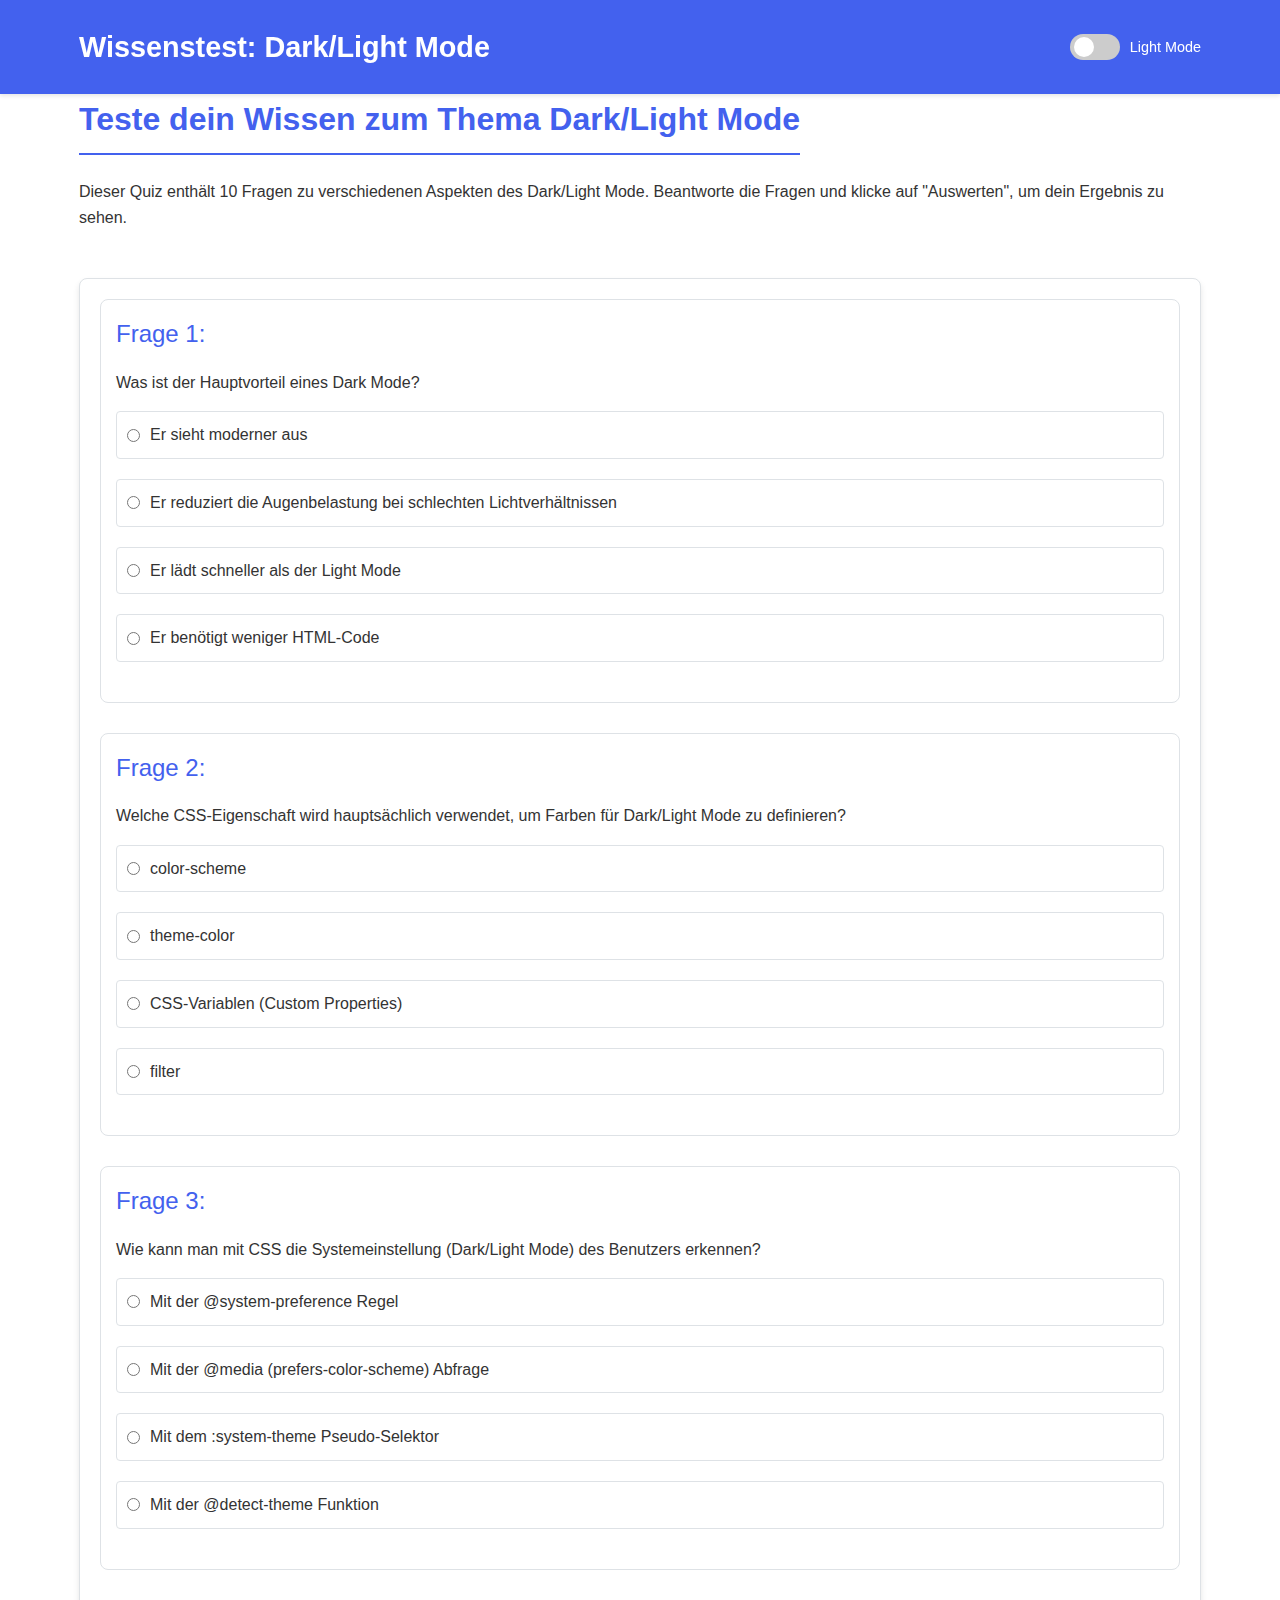
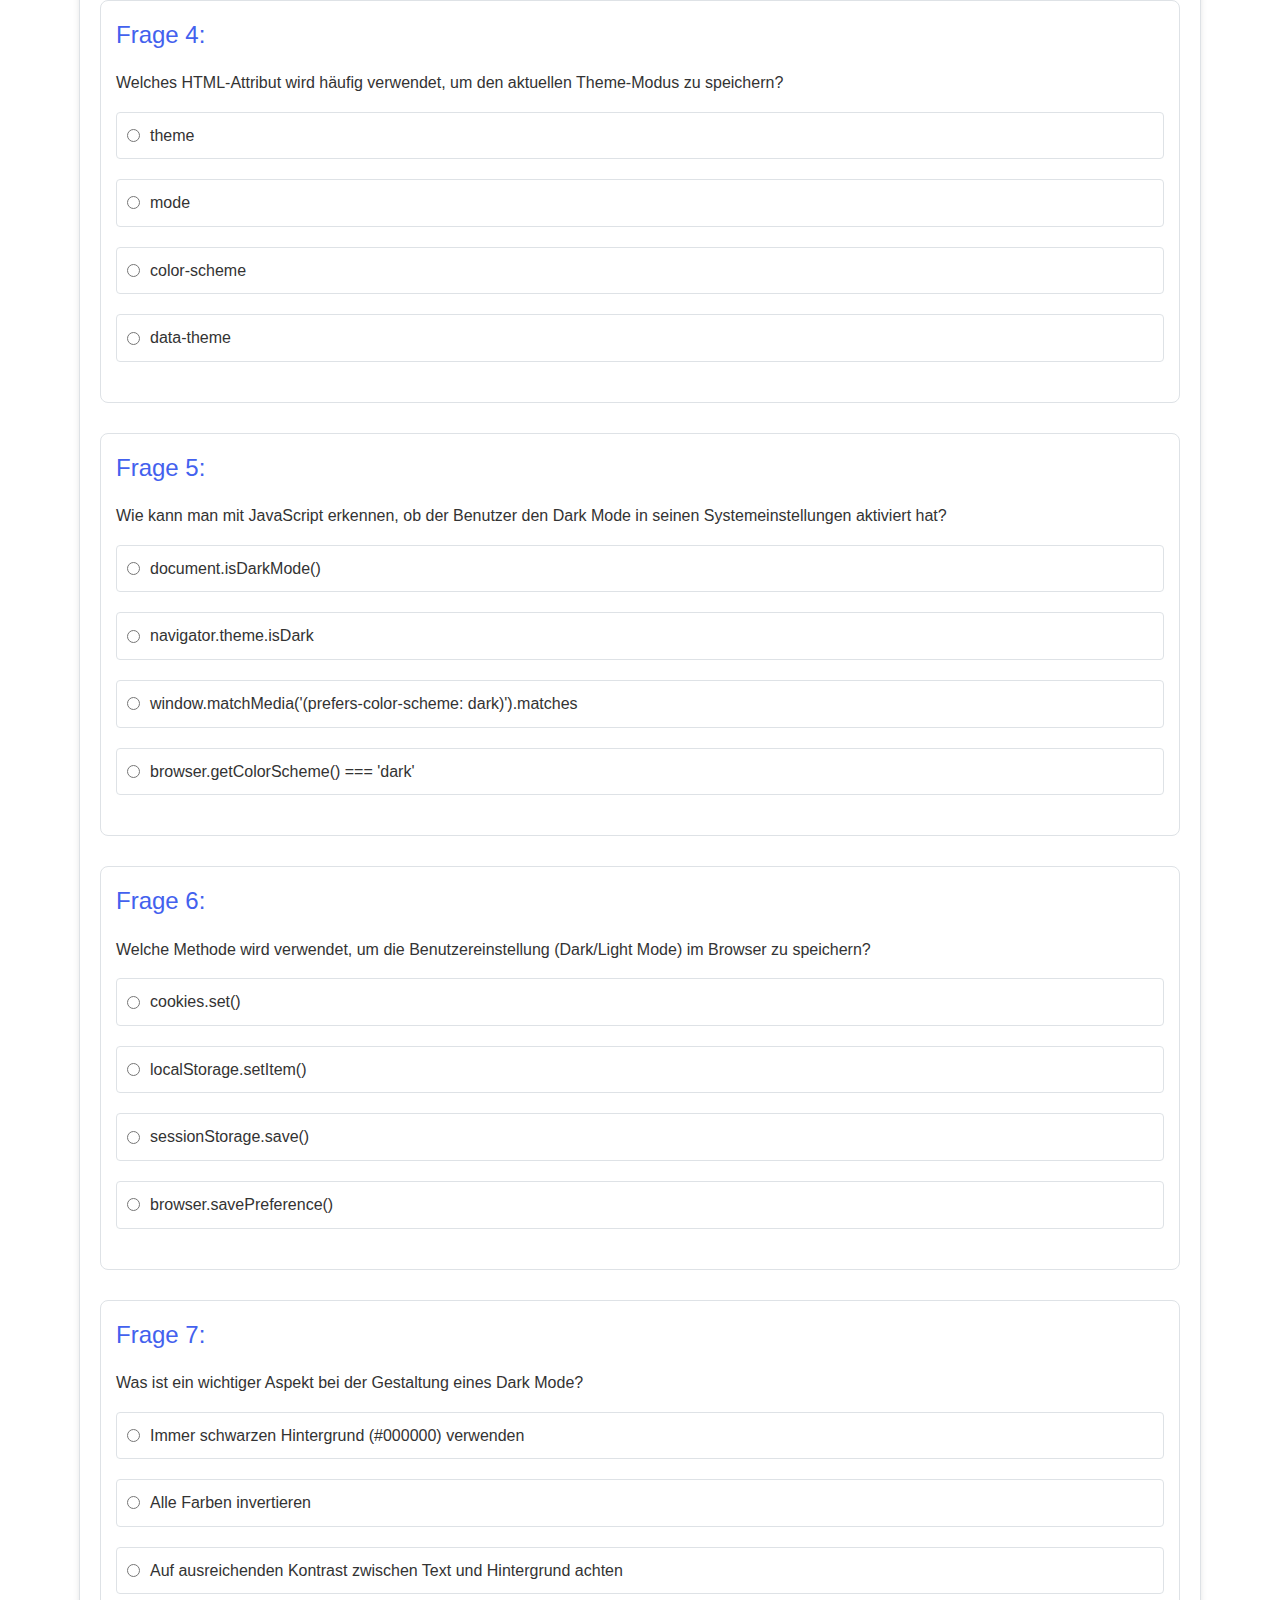
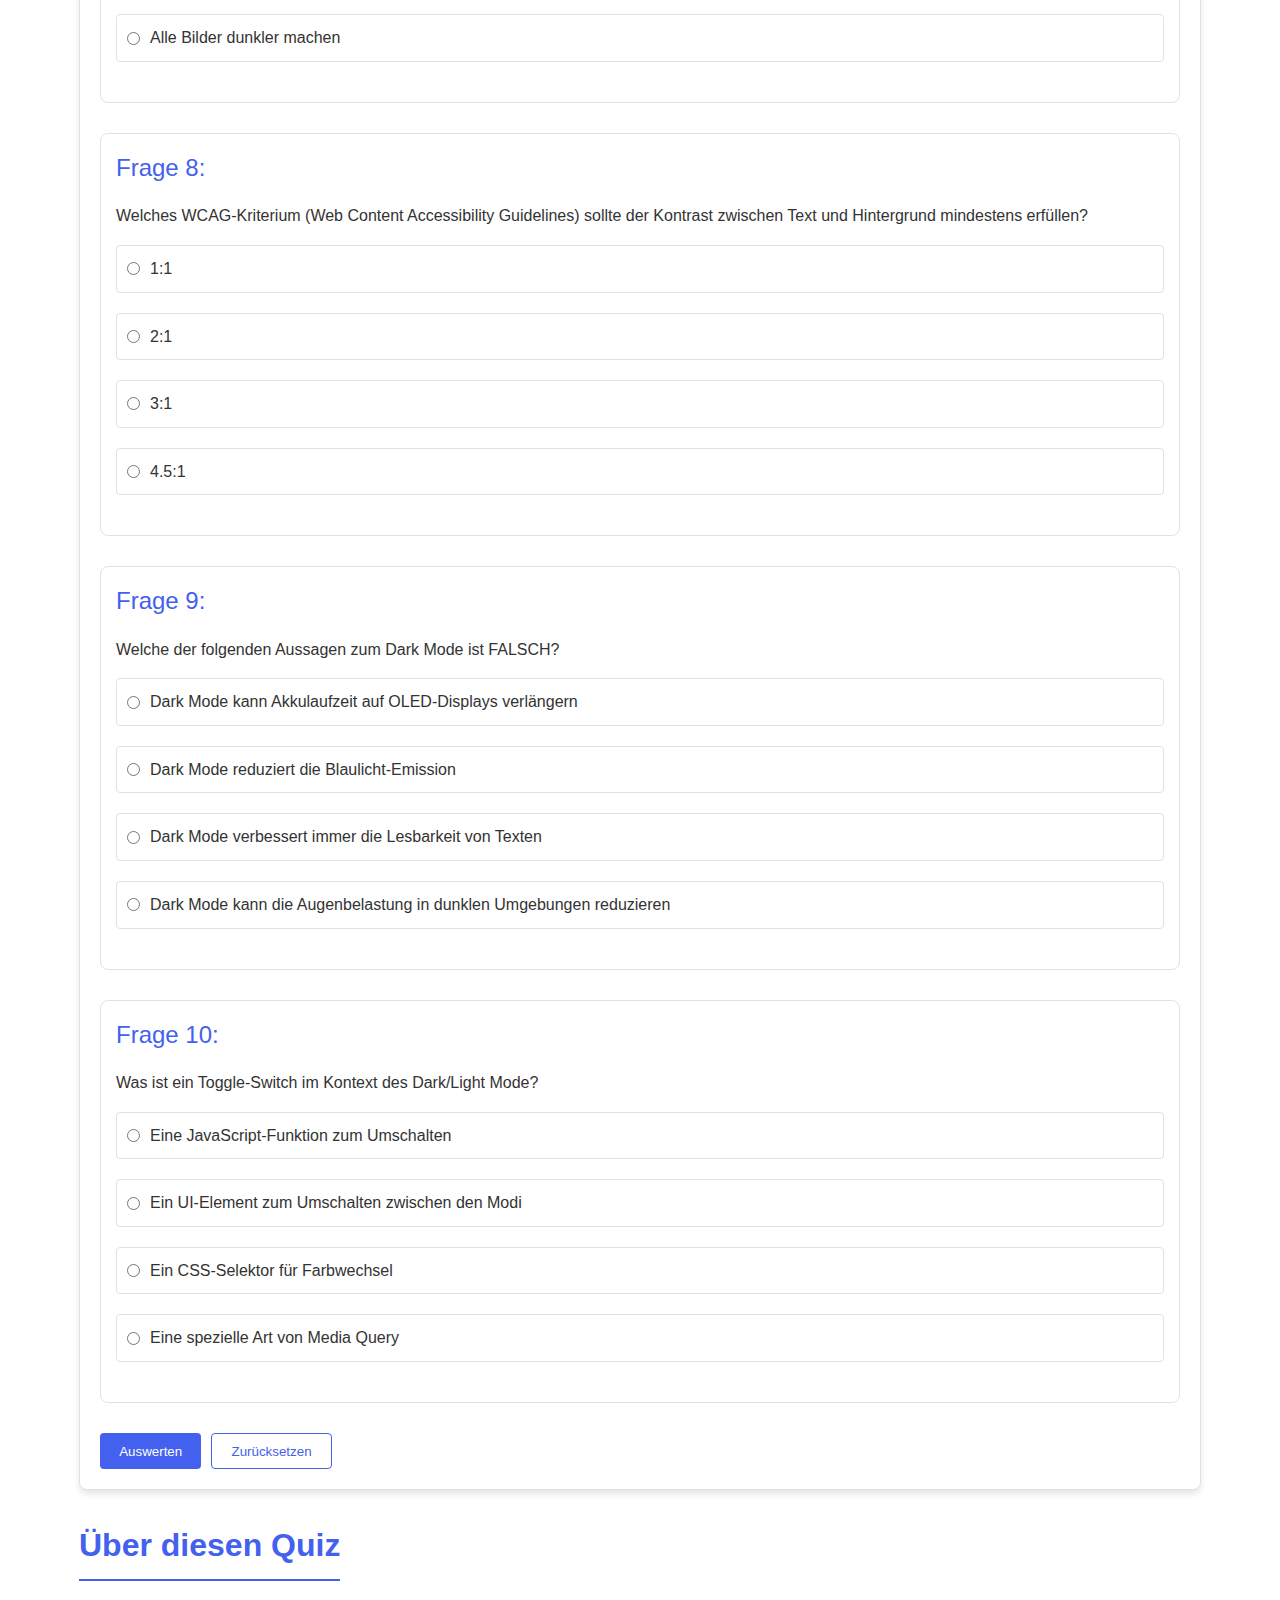
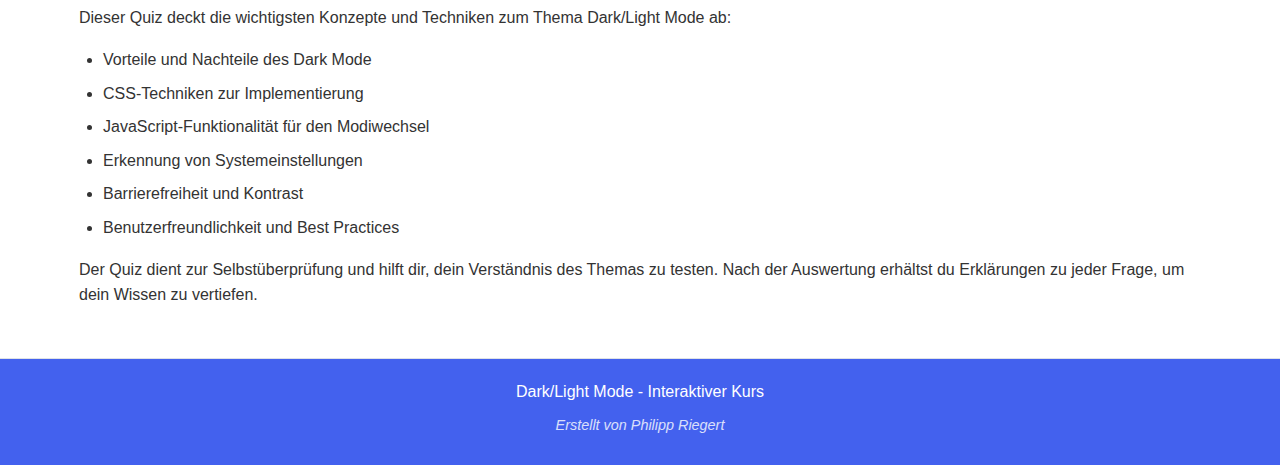
<file: quiz.html>
<!DOCTYPE html>
<html lang="de">
<head>
    <meta charset="UTF-8">
    <meta name="viewport" content="width=device-width, initial-scale=1.0">
    <title>Quiz - Dark/Light Mode</title>
    <link rel="stylesheet" href="css/styles.css">
    <link rel="stylesheet" href="css/syntax-highlighting.css">
    <style>
        .quiz-container {
            margin: 30px 0;
            padding: 20px;
            border: 1px solid var(--border-color);
            border-radius: 8px;
            background-color: var(--card-bg);
        }
        
        .quiz-question {
            margin-bottom: 30px;
            padding: 15px;
            border: 1px solid var(--border-color);
            border-radius: 8px;
            background-color: var(--background-color);
        }
        
        .quiz-question h3 {
            margin-top: 0;
            color: var(--primary-color);
        }
        
        .quiz-options {
            margin: 15px 0;
        }
        
        .quiz-option {
            margin-bottom: 10px;
        }
        
        .quiz-option label {
            margin-left: 10px;
            cursor: pointer;
        }
        
        .quiz-explanation {
            margin-top: 15px;
            padding: 10px;
            border-radius: 4px;
            background-color: var(--secondary-color);
        }
        
        .correct-answer {
            color: #28a745;
            font-weight: bold;
        }
        
        .incorrect-answer {
            color: #dc3545;
            font-weight: bold;
        }
        
        .unanswered-question {
            color: #ffc107;
            font-weight: bold;
        }
        
        .quiz-buttons {
            margin-top: 20px;
            display: flex;
            gap: 10px;
        }
        
        .quiz-result {
            margin-top: 30px;
            padding: 20px;
            border: 1px solid var(--border-color);
            border-radius: 8px;
            background-color: var(--secondary-color);
        }
        
        .quiz-score {
            font-size: 1.5em;
            font-weight: bold;
            margin: 10px 0;
        }
        
        .quiz-rating {
            font-weight: bold;
            margin: 10px 0;
        }
        
        .quiz-rating.excellent {
            color: #28a745;
        }
        
        .quiz-rating.good {
            color: #17a2b8;
        }
        
        .quiz-rating.average {
            color: #ffc107;
        }
        
        .quiz-rating.needs-improvement {
            color: #dc3545;
        }
        
        .quiz-question.correct {
            border-left: 5px solid #28a745;
        }
        
        .quiz-question.incorrect {
            border-left: 5px solid #dc3545;
        }
        
        .quiz-question.unanswered {
            border-left: 5px solid #ffc107;
        }
    </style>
</head>
<body data-theme="light">
    <header>
        <div class="container">
            <h1>Wissenstest: Dark/Light Mode</h1>
            <div class="theme-switch-wrapper">
                <label class="theme-switch" for="checkbox">
                    <input type="checkbox" id="checkbox" />
                    <span class="slider round"></span>
                </label>
                <span id="theme-label">Light Mode</span>
            </div>
        </div>
    </header>

    <main class="container">
        <section id="introduction">
            <h2>Teste dein Wissen zum Thema Dark/Light Mode</h2>
            <p>
                Dieser Quiz enthält 10 Fragen zu verschiedenen Aspekten des Dark/Light Mode.
                Beantworte die Fragen und klicke auf "Auswerten", um dein Ergebnis zu sehen.
            </p>
        </section>

        <section id="quiz-container" class="quiz-container">
            <div id="quiz-questions">
                <!-- Quiz-Fragen werden per JavaScript eingefügt -->
            </div>
            
            <div class="quiz-buttons">
                <button id="quiz-submit" class="preview-btn">Auswerten</button>
                <button id="quiz-reset" class="secondary-btn">Zurücksetzen</button>
            </div>
            
            <div id="quiz-result" class="quiz-result" style="display: none;">
                <!-- Ergebnis wird per JavaScript eingefügt -->
            </div>
        </section>

        <section id="quiz-info">
            <h2>Über diesen Quiz</h2>
            <p>
                Dieser Quiz deckt die wichtigsten Konzepte und Techniken zum Thema Dark/Light Mode ab:
            </p>
            <ul>
                <li>Vorteile und Nachteile des Dark Mode</li>
                <li>CSS-Techniken zur Implementierung</li>
                <li>JavaScript-Funktionalität für den Modiwechsel</li>
                <li>Erkennung von Systemeinstellungen</li>
                <li>Barrierefreiheit und Kontrast</li>
                <li>Benutzerfreundlichkeit und Best Practices</li>
            </ul>
            <p>
                Der Quiz dient zur Selbstüberprüfung und hilft dir, dein Verständnis des Themas zu testen.
                Nach der Auswertung erhältst du Erklärungen zu jeder Frage, um dein Wissen zu vertiefen.
            </p>
        </section>
    </main>

    <footer>
        <div class="container">
            <p>Dark/Light Mode - Interaktiver Kurs</p>
            <p class="attribution">Erstellt von Philipp Riegert</p>
        </div>
    </footer>

    <script src="js/script.js"></script>
    <script src="js/quiz.js"></script>
</body>
</html>
</file>
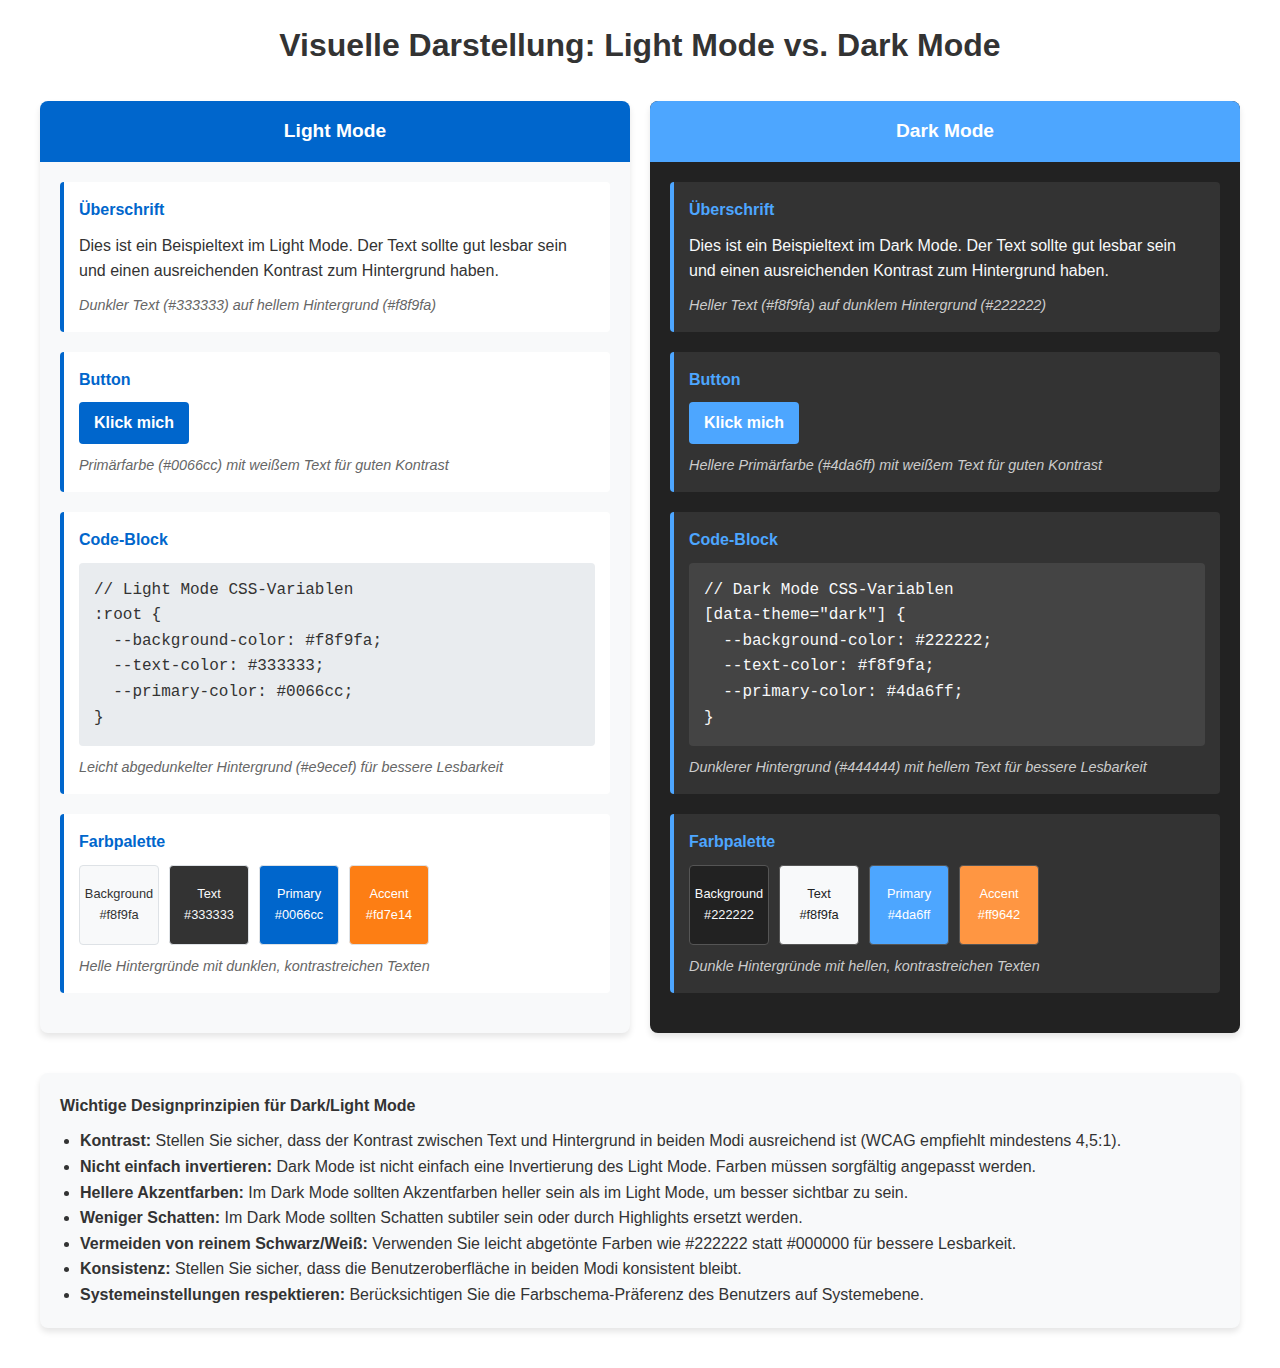
<file: visual_comparison.html>
<!DOCTYPE html>
<html lang="de">
<head>
    <meta charset="UTF-8">
    <meta name="viewport" content="width=device-width, initial-scale=1.0">
    <title>Dark/Light Mode Vergleich</title>
    <style>
        :root {
            --light-bg: #f8f9fa;
            --light-text: #333333;
            --light-primary: #0066cc;
            --light-secondary: #e9ecef;
            --light-accent: #fd7e14;
            --light-card: #ffffff;
            --light-border: #dee2e6;
            
            --dark-bg: #222222;
            --dark-text: #f8f9fa;
            --dark-primary: #4da6ff;
            --dark-secondary: #444444;
            --dark-accent: #ff9642;
            --dark-card: #333333;
            --dark-border: #555555;
        }
        
        * {
            margin: 0;
            padding: 0;
            box-sizing: border-box;
        }
        
        body {
            font-family: 'Segoe UI', Tahoma, Geneva, Verdana, sans-serif;
            line-height: 1.6;
            padding: 20px;
        }
        
        .container {
            max-width: 1200px;
            margin: 0 auto;
        }
        
        h1 {
            text-align: center;
            margin-bottom: 30px;
            color: #333;
        }
        
        .comparison {
            display: flex;
            flex-wrap: wrap;
            gap: 20px;
            margin-bottom: 40px;
        }
        
        .mode {
            flex: 1;
            min-width: 300px;
            border-radius: 8px;
            overflow: hidden;
            box-shadow: 0 4px 6px rgba(0, 0, 0, 0.1);
        }
        
        .light-mode {
            background-color: var(--light-bg);
            color: var(--light-text);
        }
        
        .dark-mode {
            background-color: var(--dark-bg);
            color: var(--dark-text);
        }
        
        .mode-header {
            padding: 15px;
            text-align: center;
            font-weight: bold;
            font-size: 1.2rem;
        }
        
        .light-mode .mode-header {
            background-color: var(--light-primary);
            color: white;
        }
        
        .dark-mode .mode-header {
            background-color: var(--dark-primary);
            color: white;
        }
        
        .mode-content {
            padding: 20px;
        }
        
        .element {
            margin-bottom: 20px;
            padding: 15px;
            border-radius: 4px;
        }
        
        .light-mode .element {
            background-color: var(--light-card);
            border-left: 4px solid var(--light-primary);
        }
        
        .dark-mode .element {
            background-color: var(--dark-card);
            border-left: 4px solid var(--dark-primary);
        }
        
        .element-title {
            font-weight: bold;
            margin-bottom: 10px;
        }
        
        .light-mode .element-title {
            color: var(--light-primary);
        }
        
        .dark-mode .element-title {
            color: var(--dark-primary);
        }
        
        .button {
            display: inline-block;
            padding: 8px 15px;
            border-radius: 4px;
            font-weight: bold;
            cursor: pointer;
        }
        
        .light-mode .button {
            background-color: var(--light-primary);
            color: white;
        }
        
        .dark-mode .button {
            background-color: var(--dark-primary);
            color: white;
        }
        
        .code {
            font-family: 'Courier New', Courier, monospace;
            padding: 15px;
            border-radius: 4px;
            margin-top: 10px;
            overflow-x: auto;
        }
        
        .light-mode .code {
            background-color: var(--light-secondary);
            color: #333;
        }
        
        .dark-mode .code {
            background-color: var(--dark-secondary);
            color: #f8f9fa;
        }
        
        .annotation {
            margin-top: 10px;
            font-style: italic;
            font-size: 0.9rem;
        }
        
        .light-mode .annotation {
            color: #666;
        }
        
        .dark-mode .annotation {
            color: #ccc;
        }
        
        .color-sample {
            display: flex;
            flex-wrap: wrap;
            gap: 10px;
            margin-top: 10px;
        }
        
        .color-box {
            width: 80px;
            height: 80px;
            border-radius: 4px;
            display: flex;
            flex-direction: column;
            justify-content: center;
            align-items: center;
            font-size: 0.8rem;
            text-align: center;
            padding: 5px;
        }
        
        .light-mode .color-box {
            border: 1px solid var(--light-border);
        }
        
        .dark-mode .color-box {
            border: 1px solid var(--dark-border);
        }
    </style>
</head>
<body>
    <div class="container">
        <h1>Visuelle Darstellung: Light Mode vs. Dark Mode</h1>
        
        <div class="comparison">
            <div class="mode light-mode">
                <div class="mode-header">Light Mode</div>
                <div class="mode-content">
                    <div class="element">
                        <div class="element-title">Überschrift</div>
                        <p>Dies ist ein Beispieltext im Light Mode. Der Text sollte gut lesbar sein und einen ausreichenden Kontrast zum Hintergrund haben.</p>
                        <div class="annotation">Dunkler Text (#333333) auf hellem Hintergrund (#f8f9fa)</div>
                    </div>
                    
                    <div class="element">
                        <div class="element-title">Button</div>
                        <div class="button">Klick mich</div>
                        <div class="annotation">Primärfarbe (#0066cc) mit weißem Text für guten Kontrast</div>
                    </div>
                    
                    <div class="element">
                        <div class="element-title">Code-Block</div>
                        <div class="code">
                            // Light Mode CSS-Variablen<br>
                            :root {<br>
                            &nbsp;&nbsp;--background-color: #f8f9fa;<br>
                            &nbsp;&nbsp;--text-color: #333333;<br>
                            &nbsp;&nbsp;--primary-color: #0066cc;<br>
                            }
                        </div>
                        <div class="annotation">Leicht abgedunkelter Hintergrund (#e9ecef) für bessere Lesbarkeit</div>
                    </div>
                    
                    <div class="element">
                        <div class="element-title">Farbpalette</div>
                        <div class="color-sample">
                            <div class="color-box" style="background-color: var(--light-bg); color: var(--light-text);">
                                Background<br>#f8f9fa
                            </div>
                            <div class="color-box" style="background-color: var(--light-text); color: var(--light-bg);">
                                Text<br>#333333
                            </div>
                            <div class="color-box" style="background-color: var(--light-primary); color: white;">
                                Primary<br>#0066cc
                            </div>
                            <div class="color-box" style="background-color: var(--light-accent); color: white;">
                                Accent<br>#fd7e14
                            </div>
                        </div>
                        <div class="annotation">Helle Hintergründe mit dunklen, kontrastreichen Texten</div>
                    </div>
                </div>
            </div>
            
            <div class="mode dark-mode">
                <div class="mode-header">Dark Mode</div>
                <div class="mode-content">
                    <div class="element">
                        <div class="element-title">Überschrift</div>
                        <p>Dies ist ein Beispieltext im Dark Mode. Der Text sollte gut lesbar sein und einen ausreichenden Kontrast zum Hintergrund haben.</p>
                        <div class="annotation">Heller Text (#f8f9fa) auf dunklem Hintergrund (#222222)</div>
                    </div>
                    
                    <div class="element">
                        <div class="element-title">Button</div>
                        <div class="button">Klick mich</div>
                        <div class="annotation">Hellere Primärfarbe (#4da6ff) mit weißem Text für guten Kontrast</div>
                    </div>
                    
                    <div class="element">
                        <div class="element-title">Code-Block</div>
                        <div class="code">
                            // Dark Mode CSS-Variablen<br>
                            [data-theme="dark"] {<br>
                            &nbsp;&nbsp;--background-color: #222222;<br>
                            &nbsp;&nbsp;--text-color: #f8f9fa;<br>
                            &nbsp;&nbsp;--primary-color: #4da6ff;<br>
                            }
                        </div>
                        <div class="annotation">Dunklerer Hintergrund (#444444) mit hellem Text für bessere Lesbarkeit</div>
                    </div>
                    
                    <div class="element">
                        <div class="element-title">Farbpalette</div>
                        <div class="color-sample">
                            <div class="color-box" style="background-color: var(--dark-bg); color: var(--dark-text);">
                                Background<br>#222222
                            </div>
                            <div class="color-box" style="background-color: var(--dark-text); color: var(--dark-bg);">
                                Text<br>#f8f9fa
                            </div>
                            <div class="color-box" style="background-color: var(--dark-primary); color: white;">
                                Primary<br>#4da6ff
                            </div>
                            <div class="color-box" style="background-color: var(--dark-accent); color: white;">
                                Accent<br>#ff9642
                            </div>
                        </div>
                        <div class="annotation">Dunkle Hintergründe mit hellen, kontrastreichen Texten</div>
                    </div>
                </div>
            </div>
        </div>
        
        <div class="element" style="background-color: #f8f9fa; padding: 20px; border-radius: 8px; box-shadow: 0 4px 6px rgba(0, 0, 0, 0.1);">
            <div class="element-title" style="color: #333;">Wichtige Designprinzipien für Dark/Light Mode</div>
            <ul style="margin-left: 20px; color: #333;">
                <li><strong>Kontrast:</strong> Stellen Sie sicher, dass der Kontrast zwischen Text und Hintergrund in beiden Modi ausreichend ist (WCAG empfiehlt mindestens 4,5:1).</li>
                <li><strong>Nicht einfach invertieren:</strong> Dark Mode ist nicht einfach eine Invertierung des Light Mode. Farben müssen sorgfältig angepasst werden.</li>
                <li><strong>Hellere Akzentfarben:</strong> Im Dark Mode sollten Akzentfarben heller sein als im Light Mode, um besser sichtbar zu sein.</li>
                <li><strong>Weniger Schatten:</strong> Im Dark Mode sollten Schatten subtiler sein oder durch Highlights ersetzt werden.</li>
                <li><strong>Vermeiden von reinem Schwarz/Weiß:</strong> Verwenden Sie leicht abgetönte Farben wie #222222 statt #000000 für bessere Lesbarkeit.</li>
                <li><strong>Konsistenz:</strong> Stellen Sie sicher, dass die Benutzeroberfläche in beiden Modi konsistent bleibt.</li>
                <li><strong>Systemeinstellungen respektieren:</strong> Berücksichtigen Sie die Farbschema-Präferenz des Benutzers auf Systemebene.</li>
            </ul>
        </div>
    </div>
</body>
</html>
</file>
<file: css/styles.css>
/* Moderneres Design für den Dark/Light Mode Kurs */

:root {
    /* Light Mode (Standard) */
    --background-color: #ffffff;
    --text-color: #333333;
    --primary-color: #4361ee;
    --primary-hover: #3a56d4;
    --secondary-color: #f8f9fa;
    --accent-color: #f72585;
    --border-color: #dee2e6;
    --card-bg: #ffffff;
    --card-shadow: 0 4px 6px rgba(0, 0, 0, 0.1);
    --btn-hover: #3a56d4;
    --code-bg: #f5f5f5;
    --code-color: #333333;
    --header-bg: #4361ee;
    --header-color: #ffffff;
    --footer-bg: #f8f9fa;
    --footer-color: #6c757d;
}

[data-theme="dark"] {
    /* Dark Mode */
    --background-color: #121212;
    --text-color: #e0e0e0;
    --primary-color: #4cc9f0;
    --primary-hover: #3db8df;
    --secondary-color: #1e1e1e;
    --accent-color: #f72585;
    --border-color: #333333;
    --card-bg: #1e1e1e;
    --card-shadow: 0 4px 6px rgba(0, 0, 0, 0.3);
    --btn-hover: #3db8df;
    --code-bg: #2d2d2d;
    --code-color: #e0e0e0;
    --header-bg: #1a1a1a;
    --header-color: #ffffff;
    --footer-bg: #1a1a1a;
    --footer-color: #a0a0a0;
}

/* Allgemeine Stile */
* {
    margin: 0;
    padding: 0;
    box-sizing: border-box;
    transition: background-color 0.3s ease, color 0.3s ease, border-color 0.3s ease, box-shadow 0.3s ease;
}

body {
    font-family: 'Roboto', 'Segoe UI', sans-serif;
    background-color: var(--background-color);
    color: var(--text-color);
    line-height: 1.6;
    font-size: 16px;
}

.container {
    width: 90%;
    max-width: 1200px;
    margin: 0 auto;
    padding: 0 15px;
}

/* Header-Stile */
header {
    background-color: var(--header-bg);
    color: var(--header-color);
    padding: 1.5rem 0;
    box-shadow: 0 2px 4px rgba(0, 0, 0, 0.1);
    position: sticky;
    top: 0;
    z-index: 1000;
}

header .container {
    display: flex;
    justify-content: space-between;
    align-items: center;
}

header h1 {
    margin: 0;
    font-size: 1.8rem;
    font-weight: 600;
}

/* Theme-Switch-Stile */
.theme-switch-wrapper {
    display: flex;
    align-items: center;
}

.theme-switch {
    display: inline-block;
    height: 26px;
    position: relative;
    width: 50px;
    margin-right: 10px;
}

.theme-switch input {
    display: none;
}

.slider {
    background-color: #ccc;
    bottom: 0;
    cursor: pointer;
    left: 0;
    position: absolute;
    right: 0;
    top: 0;
    transition: .4s;
    border-radius: 34px;
}

.slider:before {
    background-color: white;
    bottom: 3px;
    content: "";
    height: 20px;
    left: 4px;
    position: absolute;
    transition: .4s;
    width: 20px;
    border-radius: 50%;
}

input:checked + .slider {
    background-color: var(--accent-color);
}

input:checked + .slider:before {
    transform: translateX(22px);
}

#theme-label {
    font-size: 0.9rem;
    font-weight: 500;
}

/* Hauptinhalt-Stile */
main {
    padding: 2rem 0;
    min-height: calc(100vh - 180px);
}

section {
    margin-bottom: 3rem;
}

h2 {
    color: var(--primary-color);
    margin-bottom: 1.5rem;
    font-size: 2rem;
    font-weight: 600;
    border-bottom: 2px solid var(--primary-color);
    padding-bottom: 0.5rem;
    display: inline-block;
}

h3 {
    color: var(--accent-color);
    margin-bottom: 1rem;
    font-size: 1.5rem;
    font-weight: 500;
}

h4 {
    margin-bottom: 0.8rem;
    font-size: 1.2rem;
    font-weight: 500;
}

p {
    margin-bottom: 1rem;
}

a {
    color: var(--primary-color);
    text-decoration: none;
    transition: color 0.3s ease;
}

a:hover {
    color: var(--accent-color);
    text-decoration: underline;
}

ul, ol {
    margin-bottom: 1rem;
    padding-left: 1.5rem;
}

li {
    margin-bottom: 0.5rem;
}

/* Card-Stile */
.card {
    background-color: var(--card-bg);
    border-radius: 8px;
    box-shadow: var(--card-shadow);
    padding: 1.5rem;
    margin-bottom: 1.5rem;
    border: 1px solid var(--border-color);
}

/* Button-Stile */
.btn, .preview-btn, .secondary-btn {
    display: inline-block;
    padding: 0.6rem 1.2rem;
    border-radius: 4px;
    font-weight: 500;
    text-align: center;
    cursor: pointer;
    border: none;
    transition: background-color 0.3s ease, transform 0.2s ease;
}

.btn, .preview-btn {
    background-color: var(--primary-color);
    color: white;
}

.btn:hover, .preview-btn:hover {
    background-color: var(--btn-hover);
    transform: translateY(-2px);
}

.secondary-btn {
    background-color: transparent;
    color: var(--primary-color);
    border: 1px solid var(--primary-color);
}

.secondary-btn:hover {
    background-color: var(--secondary-color);
    transform: translateY(-2px);
}

/* Code-Stile */
pre {
    background-color: var(--code-bg);
    color: var(--code-color);
    padding: 1rem;
    border-radius: 4px;
    overflow-x: auto;
    margin-bottom: 1.5rem;
    border: 1px solid var(--border-color);
}

code {
    font-family: 'Fira Code', 'Courier New', monospace;
    font-size: 0.9rem;
}

/* Tabellen-Stile */
table {
    width: 100%;
    border-collapse: collapse;
    margin-bottom: 1.5rem;
}

th, td {
    padding: 0.75rem;
    text-align: left;
    border-bottom: 1px solid var(--border-color);
}

th {
    background-color: var(--secondary-color);
    font-weight: 600;
}

/* Footer-Stile */
footer {
    background-color: var(--footer-bg);
    color: var(--footer-color);
    padding: 1.5rem 0;
    text-align: center;
    border-top: 1px solid var(--border-color);
}

footer p {
    margin-bottom: 0.5rem;
}

.attribution {
    font-style: italic;
    font-size: 0.9rem;
}

/* Responsive Design */
@media (max-width: 768px) {
    header h1 {
        font-size: 1.5rem;
    }
    
    .theme-switch-wrapper {
        flex-direction: column;
        align-items: flex-end;
    }
    
    #theme-label {
        margin-top: 5px;
    }
    
    h2 {
        font-size: 1.8rem;
    }
    
    h3 {
        font-size: 1.3rem;
    }
}

/* Übungsbereich-Stile */
.exercise-container {
    background-color: var(--card-bg);
    border-radius: 8px;
    box-shadow: var(--card-shadow);
    padding: 1.5rem;
    margin-bottom: 2rem;
    border: 1px solid var(--border-color);
}

.exercise-title {
    color: var(--accent-color);
    margin-bottom: 1rem;
    font-size: 1.3rem;
    font-weight: 500;
}

.exercise-description {
    margin-bottom: 1.5rem;
}

/* Tabs für Code-Editor */
.editor-tabs {
    display: flex;
    border-bottom: 1px solid var(--border-color);
    margin-bottom: 1rem;
}

.editor-tab {
    padding: 0.5rem 1rem;
    cursor: pointer;
    background: none;
    border: none;
    color: var(--text-color);
    font-weight: 500;
    opacity: 0.7;
    transition: opacity 0.3s ease, border-bottom 0.3s ease;
}

.editor-tab.active {
    opacity: 1;
    border-bottom: 2px solid var(--primary-color);
}

.editor-tab:hover {
    opacity: 0.9;
}

.editor-panel {
    display: none;
}

.editor-panel.active {
    display: block;
}

/* Code-Editor-Stile */
.code-editor-container {
    border: 1px solid var(--border-color);
    border-radius: 4px;
    overflow: hidden;
    margin-bottom: 1rem;
}

/* Vorschau-Bereich */
.preview-container {
    background-color: var(--secondary-color);
    border-radius: 8px;
    padding: 1.5rem;
    margin-top: 1.5rem;
    border: 1px solid var(--border-color);
}

/* Optional-Badge */
.optional-badge {
    display: inline-block;
    background-color: var(--accent-color);
    color: white;
    font-size: 0.8rem;
    padding: 0.2rem 0.5rem;
    border-radius: 4px;
    margin-left: 0.5rem;
    vertical-align: middle;
}

.optional-content {
    border-left: 3px solid var(--accent-color);
    padding-left: 1rem;
    margin-bottom: 1.5rem;
}

/* Quiz-Stile */
.quiz-container {
    background-color: var(--card-bg);
    border-radius: 8px;
    box-shadow: var(--card-shadow);
    padding: 1.5rem;
    margin-bottom: 2rem;
    border: 1px solid var(--border-color);
}

.quiz-question {
    background-color: var(--secondary-color);
    border-radius: 8px;
    padding: 1.5rem;
    margin-bottom: 1.5rem;
    border: 1px solid var(--border-color);
    transition: border-left 0.3s ease;
}

.quiz-question h3 {
    color: var(--primary-color);
    margin-top: 0;
}

.quiz-options {
    margin: 1rem 0;
}

.quiz-option {
    margin-bottom: 0.8rem;
}

.quiz-option label {
    margin-left: 0.5rem;
    cursor: pointer;
}

.quiz-explanation {
    background-color: var(--card-bg);
    border-radius: 4px;
    padding: 1rem;
    margin-top: 1rem;
}

.quiz-buttons {
    display: flex;
    gap: 1rem;
    margin-top: 1.5rem;
}

.quiz-result {
    background-color: var(--secondary-color);
    border-radius: 8px;
    padding: 1.5rem;
    margin-top: 2rem;
    border: 1px solid var(--border-color);
}

.quiz-score {
    font-size: 1.5rem;
    font-weight: 600;
    margin: 1rem 0;
}

/* Animationen */
@keyframes fadeIn {
    from { opacity: 0; }
    to { opacity: 1; }
}

.fade-in {
    animation: fadeIn 0.5s ease-in;
}

/* Scrollbar-Stile */
::-webkit-scrollbar {
    width: 8px;
    height: 8px;
}

::-webkit-scrollbar-track {
    background: var(--secondary-color);
}

::-webkit-scrollbar-thumb {
    background: var(--primary-color);
    border-radius: 4px;
}

::-webkit-scrollbar-thumb:hover {
    background: var(--btn-hover);
}
</file>
<file: css/syntax-highlighting.css>
/* Styles für Syntax-Highlighting und verbesserte Übungsbereiche */

/* Allgemeine Styles für Code-Editoren */
.code-editor-container {
    border: 1px solid var(--border-color);
    border-radius: 4px;
    margin-bottom: 15px;
    overflow: hidden;
}

.code-editor-container pre {
    margin: 0;
    border-radius: 0;
    max-height: 300px;
    overflow: auto;
}

.code-editor-container code {
    font-family: 'Courier New', Courier, monospace;
    line-height: 1.5;
}

/* Tabs für HTML/CSS/JS-Editoren */
.editor-tabs {
    display: flex;
    background-color: var(--secondary-color);
    border-bottom: 1px solid var(--border-color);
}

.editor-tab {
    padding: 8px 15px;
    cursor: pointer;
    border: none;
    background: none;
    font-weight: 500;
    color: var(--text-color);
    opacity: 0.7;
}

.editor-tab.active {
    opacity: 1;
    border-bottom: 2px solid var(--primary-color);
}

.editor-tab:hover {
    opacity: 0.9;
}

/* Styles für die Vorschau-Bereiche */
.preview-container {
    border: 1px solid var(--border-color);
    border-radius: 4px;
    padding: 15px;
    margin-top: 15px;
    background-color: var(--card-bg);
}

.preview-container h4 {
    margin-top: 0;
    margin-bottom: 10px;
    border-bottom: 1px solid var(--border-color);
    padding-bottom: 5px;
}

.preview-content {
    min-height: 100px;
    padding: 15px;
    border: 1px dashed var(--border-color);
    border-radius: 4px;
}

/* Styles für optionale Inhalte */
.optional-content {
    position: relative;
}

.optional-badge {
    background-color: #6c757d;
    color: white;
    padding: 2px 6px;
    border-radius: 4px;
    font-size: 0.8em;
    margin-left: 8px;
}

/* Styles für Quiz-Bereich */
.quiz-container {
    background-color: var(--secondary-color);
    border-radius: 8px;
    padding: 20px;
    margin: 30px 0;
}

.quiz-question {
    margin-bottom: 20px;
    padding-bottom: 15px;
    border-bottom: 1px solid var(--border-color);
}

.quiz-options {
    display: flex;
    flex-direction: column;
    gap: 10px;
    margin-top: 10px;
}

.quiz-option {
    display: flex;
    align-items: center;
    padding: 10px;
    background-color: var(--card-bg);
    border: 1px solid var(--border-color);
    border-radius: 4px;
    cursor: pointer;
    transition: background-color 0.2s;
}

.quiz-option:hover {
    background-color: rgba(var(--primary-color-rgb), 0.1);
}

.quiz-option.selected {
    background-color: rgba(var(--primary-color-rgb), 0.2);
    border-color: var(--primary-color);
}

.quiz-option.correct {
    background-color: rgba(40, 167, 69, 0.2);
    border-color: #28a745;
}

.quiz-option.incorrect {
    background-color: rgba(220, 53, 69, 0.2);
    border-color: #dc3545;
}

.quiz-feedback {
    margin-top: 15px;
    padding: 10px;
    border-radius: 4px;
    display: none;
}

.quiz-feedback.correct {
    background-color: rgba(40, 167, 69, 0.1);
    border: 1px solid #28a745;
    color: #28a745;
    display: block;
}

.quiz-feedback.incorrect {
    background-color: rgba(220, 53, 69, 0.1);
    border: 1px solid #dc3545;
    color: #dc3545;
    display: block;
}

.quiz-submit-btn, .quiz-next-btn {
    margin-top: 15px;
    padding: 8px 16px;
    background-color: var(--primary-color);
    color: white;
    border: none;
    border-radius: 4px;
    cursor: pointer;
}

.quiz-submit-btn:hover, .quiz-next-btn:hover {
    background-color: var(--btn-hover);
}

.quiz-results {
    text-align: center;
    padding: 20px;
    margin-top: 20px;
    background-color: var(--card-bg);
    border-radius: 8px;
    display: none;
}

.quiz-score {
    font-size: 1.5em;
    font-weight: bold;
    color: var(--primary-color);
    margin-bottom: 15px;
}

.quiz-restart-btn {
    padding: 8px 16px;
    background-color: var(--primary-color);
    color: white;
    border: none;
    border-radius: 4px;
    cursor: pointer;
}

/* Verbesserte Styles für interaktive Elemente */
.interactive-element {
    border: 1px solid var(--border-color);
    border-radius: 8px;
    padding: 15px;
    margin-bottom: 20px;
    background-color: var(--card-bg);
    transition: transform 0.2s, box-shadow 0.2s;
}

.interactive-element:hover {
    transform: translateY(-2px);
    box-shadow: 0 6px 12px var(--shadow);
}

/* Footer-Styles */
footer {
    margin-top: 50px;
    padding: 20px 0;
    background-color: var(--primary-color);
    color: white;
    text-align: center;
}

.attribution {
    font-size: 0.9em;
    margin-top: 10px;
    opacity: 0.8;
}

/* Responsive Anpassungen */
@media (max-width: 768px) {
    .editor-tabs {
        flex-direction: column;
    }
    
    .editor-tab {
        text-align: center;
        padding: 10px;
    }
    
    .editor-tab.active {
        border-bottom: none;
        background-color: rgba(var(--primary-color-rgb), 0.1);
    }
}
</file>
